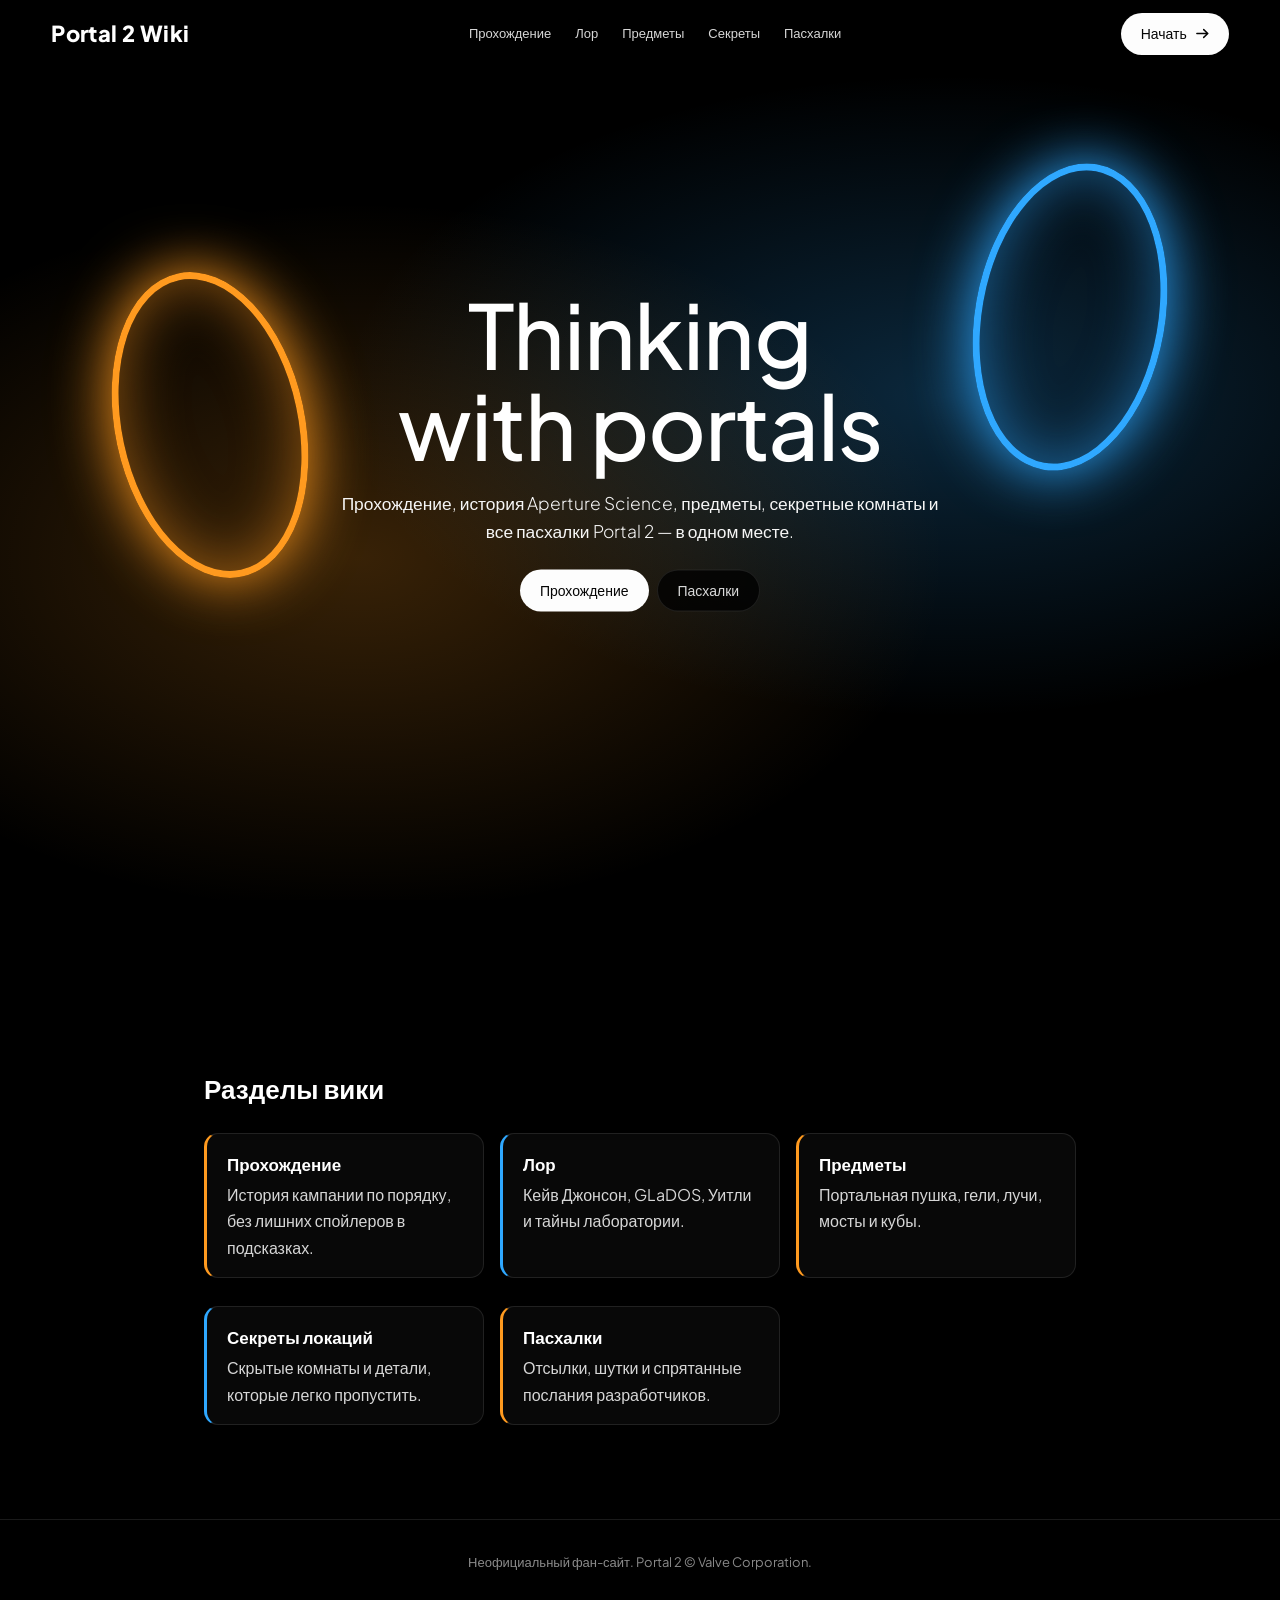
<file: index.html>
<!DOCTYPE html> <!-- говорим браузеру, что это HTML5 -->
<html lang="ru"> <!-- корневой элемент, язык страницы — русский -->
<head> <!-- служебная часть: не отображается на странице -->
  <meta charset="utf-8"> <!-- кодировка, чтобы кириллица читалась правильно -->
  <meta name="viewport" content="width=device-width, initial-scale=1, viewport-fit=cover"> <!-- корректный масштаб на телефонах -->
  <title>Portal 2 Wiki — всё об Aperture Science</title> <!-- заголовок вкладки браузера -->
  <meta name="description" content="Вики по Portal 2: прохождение, лор, предметы, секреты и пасхалки."> <!-- описание для поисковиков -->
  <link rel="preconnect" href="https://fonts.googleapis.com"> <!-- заранее открываем соединение с Google Fonts -->
  <link rel="preconnect" href="https://fonts.gstatic.com" crossorigin> <!-- то же для сервера с файлами шрифтов -->
  <link href="https://fonts.googleapis.com/css2?family=Plus+Jakarta+Sans:wght@300;400;500;600;800&display=block" rel="stylesheet"> <!-- подключаем шрифт Plus Jakarta Sans -->
  <link rel="stylesheet" href="style.css"> <!-- подключаем общий файл стилей -->
  <!-- Yandex.Metrika counter: загружает скрипт Метрики асинхронно и отправляет данные о визитах (счётчик №113409087) -->
  <script type="text/javascript">
    (function(m,e,t,r,i,k,a){
        m[i]=m[i]||function(){(m[i].a=m[i].a||[]).push(arguments)};
        m[i].l=1*new Date();
        for (var j = 0; j < document.scripts.length; j++) {if (document.scripts[j].src === r) { return; }}
        k=e.createElement(t),a=e.getElementsByTagName(t)[0],k.async=1,k.src=r,a.parentNode.insertBefore(k,a)
    })(window, document,'script','https://mc.yandex.ru/metrika/tag.js?id=113409087', 'ym');

    ym(113409087, 'init', {ssr:true, webvisor:true, clickmap:true, ecommerce:"dataLayer", referrer: document.referrer, url: location.href, accurateTrackBounce:true, trackLinks:true});
  </script>
  <!-- /Yandex.Metrika counter -->
</head>
<body> <!-- видимая часть страницы -->
  <!-- Yandex.Metrika noscript: пиксель для посетителей с выключенным JavaScript -->
  <noscript><div><img src="https://mc.yandex.ru/watch/113409087" style="position:absolute; left:-9999px;" alt="" /></div></noscript>
  <main class="hero"> <!-- главный экран на всю высоту окна -->
    <div class="portal o" aria-hidden="true"></div> <!-- оранжевый портал (чисто декоративный, скринридер пропускает) -->
    <div class="portal b" aria-hidden="true"></div> <!-- синий портал -->

    <header class="nav"> <!-- шапка сайта -->
      <a class="logo" href="index.html">Portal 2 Wiki</a> <!-- логотип-ссылка на главную -->
      <nav class="nav-links" aria-label="Основная"> <!-- блок основного меню -->
        <a href="walkthrough.html">Прохождение</a> <!-- ссылка на страницу прохождения -->
        <a href="lore.html">Лор</a> <!-- ссылка на лор -->
        <a href="items.html">Предметы</a> <!-- ссылка на предметы -->
        <a href="secrets.html">Секреты</a> <!-- ссылка на секреты локаций -->
        <a href="easter-eggs.html">Пасхалки</a> <!-- ссылка на пасхалки -->
      </nav>
      <a class="btn btn-primary" href="walkthrough.html">Начать <!-- кнопка в шапке -->
        <svg class="arw" viewBox="0 0 12 10" fill="none" aria-hidden="true"> <!-- иконка-стрелка, холст 12×10 -->
          <path d="M0.8 5h10M7.1 1.4 10.9 5l-3.8 3.6" stroke="currentColor" stroke-width="1.35" stroke-linecap="round" stroke-linejoin="round"/> <!-- линия стрелки; цвет берётся от текста кнопки -->
        </svg>
      </a>
    </header>

    <div class="hero-inner"> <!-- центральный блок с текстом -->
      <h1>Thinking<br>with portals</h1> <!-- главный заголовок в две строки -->
      <p class="sub">Прохождение, история Aperture Science, предметы, секретные комнаты и все пасхалки Portal 2 — в одном месте.</p> <!-- подзаголовок -->
      <div class="ctas"> <!-- ряд кнопок -->
        <a class="btn btn-primary" href="walkthrough.html">Прохождение</a> <!-- основная кнопка -->
        <a class="btn btn-ghost" href="easter-eggs.html">Пасхалки</a> <!-- второстепенная кнопка-«стекло» -->
      </div>
    </div>
  </main>

  <section class="page"> <!-- блок разделов под героем -->
    <h2>Разделы вики</h2> <!-- заголовок блока -->
    <div class="grid"> <!-- сетка карточек -->
      <a class="card" href="walkthrough.html" style="text-decoration:none"> <!-- карточка = ссылка -->
        <h3>Прохождение</h3> <!-- название раздела -->
        <p>История кампании по порядку, без лишних спойлеров в подсказках.</p> <!-- описание -->
      </a>
      <a class="card blue" href="lore.html" style="text-decoration:none"> <!-- «blue» меняет цвет полосы -->
        <h3>Лор</h3>
        <p>Кейв Джонсон, GLaDOS, Уитли и тайны лаборатории.</p>
      </a>
      <a class="card" href="items.html" style="text-decoration:none">
        <h3>Предметы</h3>
        <p>Портальная пушка, гели, лучи, мосты и кубы.</p>
      </a>
      <a class="card blue" href="secrets.html" style="text-decoration:none">
        <h3>Секреты локаций</h3>
        <p>Скрытые комнаты и детали, которые легко пропустить.</p>
      </a>
      <a class="card" href="easter-eggs.html" style="text-decoration:none">
        <h3>Пасхалки</h3>
        <p>Отсылки, шутки и спрятанные послания разработчиков.</p>
      </a>
    </div>
  </section>

  <footer class="footer">Неофициальный фан-сайт. Portal 2 © Valve Corporation.</footer> <!-- подвал с авторством -->
</body>
</html>
</file>
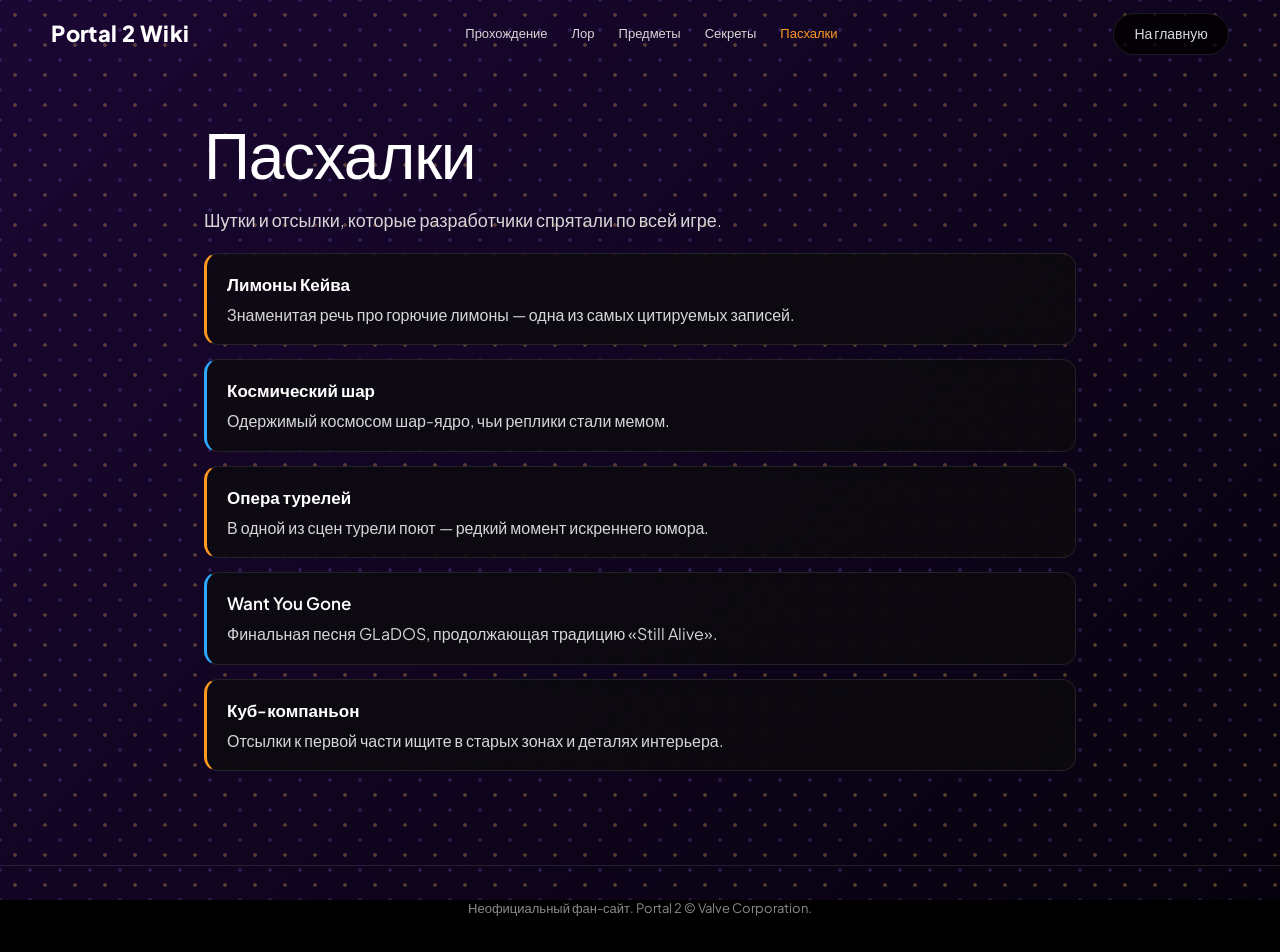
<file: easter-eggs.html>
<!DOCTYPE html> <!-- HTML5 -->
<html lang="ru"> <!-- язык страницы -->
<head>
  <meta charset="utf-8"> <!-- кодировка -->
  <meta name="viewport" content="width=device-width, initial-scale=1"> <!-- адаптивность -->
  <title>Пасхалки — Portal 2 Wiki</title> <!-- заголовок вкладки -->
  <link href="https://fonts.googleapis.com/css2?family=Plus+Jakarta+Sans:wght@300;400;500;600;800&display=block" rel="stylesheet"> <!-- шрифт -->
  <link rel="stylesheet" href="style.css"> <!-- общие стили -->
  <!-- Yandex.Metrika counter: загружает скрипт Метрики асинхронно и отправляет данные о визитах (счётчик №113409087) -->
  <script type="text/javascript">
    (function(m,e,t,r,i,k,a){
        m[i]=m[i]||function(){(m[i].a=m[i].a||[]).push(arguments)};
        m[i].l=1*new Date();
        for (var j = 0; j < document.scripts.length; j++) {if (document.scripts[j].src === r) { return; }}
        k=e.createElement(t),a=e.getElementsByTagName(t)[0],k.async=1,k.src=r,a.parentNode.insertBefore(k,a)
    })(window, document,'script','https://mc.yandex.ru/metrika/tag.js?id=113409087', 'ym');

    ym(113409087, 'init', {ssr:true, webvisor:true, clickmap:true, ecommerce:"dataLayer", referrer: document.referrer, url: location.href, accurateTrackBounce:true, trackLinks:true});
  </script>
  <!-- /Yandex.Metrika counter -->
</head>
<body class="inner bg-eggs">
  <!-- Yandex.Metrika noscript: пиксель для посетителей с выключенным JavaScript -->
  <noscript><div><img src="https://mc.yandex.ru/watch/113409087" style="position:absolute; left:-9999px;" alt="" /></div></noscript>
  <header class="nav"> <!-- шапка, такая же как на главной -->
    <a class="logo" href="index.html">Portal 2 Wiki</a> <!-- логотип -->
    <nav class="nav-links" aria-label="Основная"> <!-- меню; aria-current подсвечивает текущую страницу -->
      <a href="walkthrough.html">Прохождение</a>
      <a href="lore.html">Лор</a>
      <a href="items.html">Предметы</a>
      <a href="secrets.html">Секреты</a>
      <a href="easter-eggs.html" aria-current="page">Пасхалки</a>
    </nav>
    <a class="btn btn-ghost" href="index.html">На главную</a> <!-- кнопка возврата -->
  </header>
  <main class="page"> <!-- колонка статьи -->
    <h1>Пасхалки</h1> <!-- заголовок страницы -->
    <p class="lead">Шутки и отсылки, которые разработчики спрятали по всей игре.</p> <!-- вступление -->

    <div class="card"><h3>Лимоны Кейва</h3><p>Знаменитая речь про горючие лимоны — одна из самых цитируемых записей.</p></div>
    <div class="card blue"><h3>Космический шар</h3><p>Одержимый космосом шар-ядро, чьи реплики стали мемом.</p></div>
    <div class="card"><h3>Опера турелей</h3><p>В одной из сцен турели поют — редкий момент искреннего юмора.</p></div>
    <div class="card blue"><h3>Want You Gone</h3><p>Финальная песня GLaDOS, продолжающая традицию «Still Alive».</p></div>
    <div class="card"><h3>Куб-компаньон</h3><p>Отсылки к первой части ищите в старых зонах и деталях интерьера.</p></div>
  </main>
  <footer class="footer">Неофициальный фан-сайт. Portal 2 © Valve Corporation.</footer> <!-- подвал -->
</body>
</html>
</file>
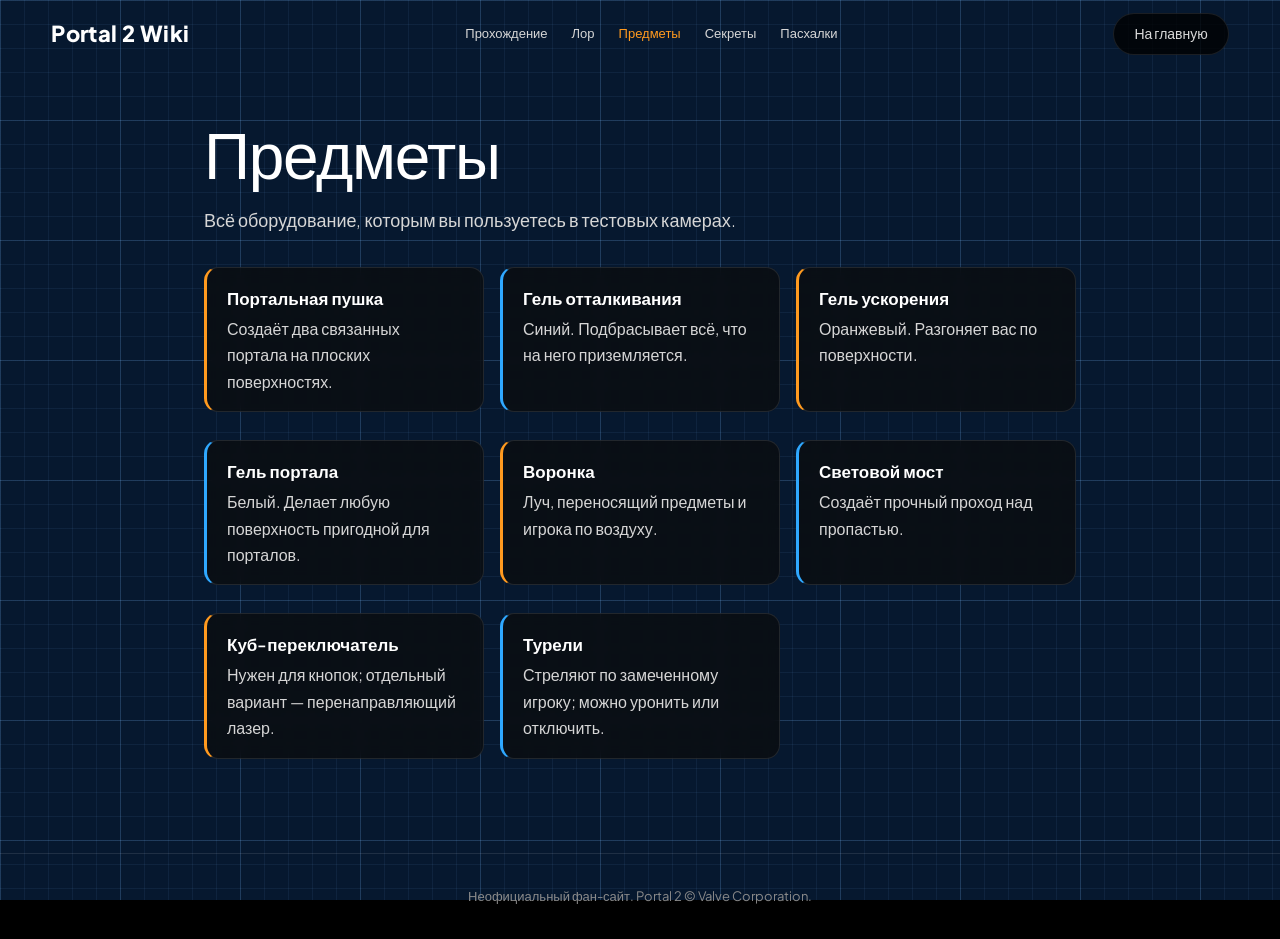
<file: items.html>
<!DOCTYPE html> <!-- HTML5 -->
<html lang="ru"> <!-- язык страницы -->
<head>
  <meta charset="utf-8"> <!-- кодировка -->
  <meta name="viewport" content="width=device-width, initial-scale=1"> <!-- адаптивность -->
  <title>Предметы — Portal 2 Wiki</title> <!-- заголовок вкладки -->
  <link href="https://fonts.googleapis.com/css2?family=Plus+Jakarta+Sans:wght@300;400;500;600;800&display=block" rel="stylesheet"> <!-- шрифт -->
  <link rel="stylesheet" href="style.css"> <!-- общие стили -->
  <!-- Yandex.Metrika counter: загружает скрипт Метрики асинхронно и отправляет данные о визитах (счётчик №113409087) -->
  <script type="text/javascript">
    (function(m,e,t,r,i,k,a){
        m[i]=m[i]||function(){(m[i].a=m[i].a||[]).push(arguments)};
        m[i].l=1*new Date();
        for (var j = 0; j < document.scripts.length; j++) {if (document.scripts[j].src === r) { return; }}
        k=e.createElement(t),a=e.getElementsByTagName(t)[0],k.async=1,k.src=r,a.parentNode.insertBefore(k,a)
    })(window, document,'script','https://mc.yandex.ru/metrika/tag.js?id=113409087', 'ym');

    ym(113409087, 'init', {ssr:true, webvisor:true, clickmap:true, ecommerce:"dataLayer", referrer: document.referrer, url: location.href, accurateTrackBounce:true, trackLinks:true});
  </script>
  <!-- /Yandex.Metrika counter -->
</head>
<body class="inner bg-items">
  <!-- Yandex.Metrika noscript: пиксель для посетителей с выключенным JavaScript -->
  <noscript><div><img src="https://mc.yandex.ru/watch/113409087" style="position:absolute; left:-9999px;" alt="" /></div></noscript>
  <header class="nav"> <!-- шапка, такая же как на главной -->
    <a class="logo" href="index.html">Portal 2 Wiki</a> <!-- логотип -->
    <nav class="nav-links" aria-label="Основная"> <!-- меню; aria-current подсвечивает текущую страницу -->
      <a href="walkthrough.html">Прохождение</a>
      <a href="lore.html">Лор</a>
      <a href="items.html" aria-current="page">Предметы</a>
      <a href="secrets.html">Секреты</a>
      <a href="easter-eggs.html">Пасхалки</a>
    </nav>
    <a class="btn btn-ghost" href="index.html">На главную</a> <!-- кнопка возврата -->
  </header>
  <main class="page"> <!-- колонка статьи -->
    <h1>Предметы</h1> <!-- заголовок страницы -->
    <p class="lead">Всё оборудование, которым вы пользуетесь в тестовых камерах.</p> <!-- вступление -->

    <div class="grid"> <!-- сетка предметов -->
      <div class="card"><h3>Портальная пушка</h3><p>Создаёт два связанных портала на плоских поверхностях.</p></div>
      <div class="card blue"><h3>Гель отталкивания</h3><p>Синий. Подбрасывает всё, что на него приземляется.</p></div>
      <div class="card"><h3>Гель ускорения</h3><p>Оранжевый. Разгоняет вас по поверхности.</p></div>
      <div class="card blue"><h3>Гель портала</h3><p>Белый. Делает любую поверхность пригодной для порталов.</p></div>
      <div class="card"><h3>Воронка</h3><p>Луч, переносящий предметы и игрока по воздуху.</p></div>
      <div class="card blue"><h3>Световой мост</h3><p>Создаёт прочный проход над пропастью.</p></div>
      <div class="card"><h3>Куб-переключатель</h3><p>Нужен для кнопок; отдельный вариант — перенаправляющий лазер.</p></div>
      <div class="card blue"><h3>Турели</h3><p>Стреляют по замеченному игроку; можно уронить или отключить.</p></div>
    </div>
  </main>
  <footer class="footer">Неофициальный фан-сайт. Portal 2 © Valve Corporation.</footer> <!-- подвал -->
</body>
</html>
</file>
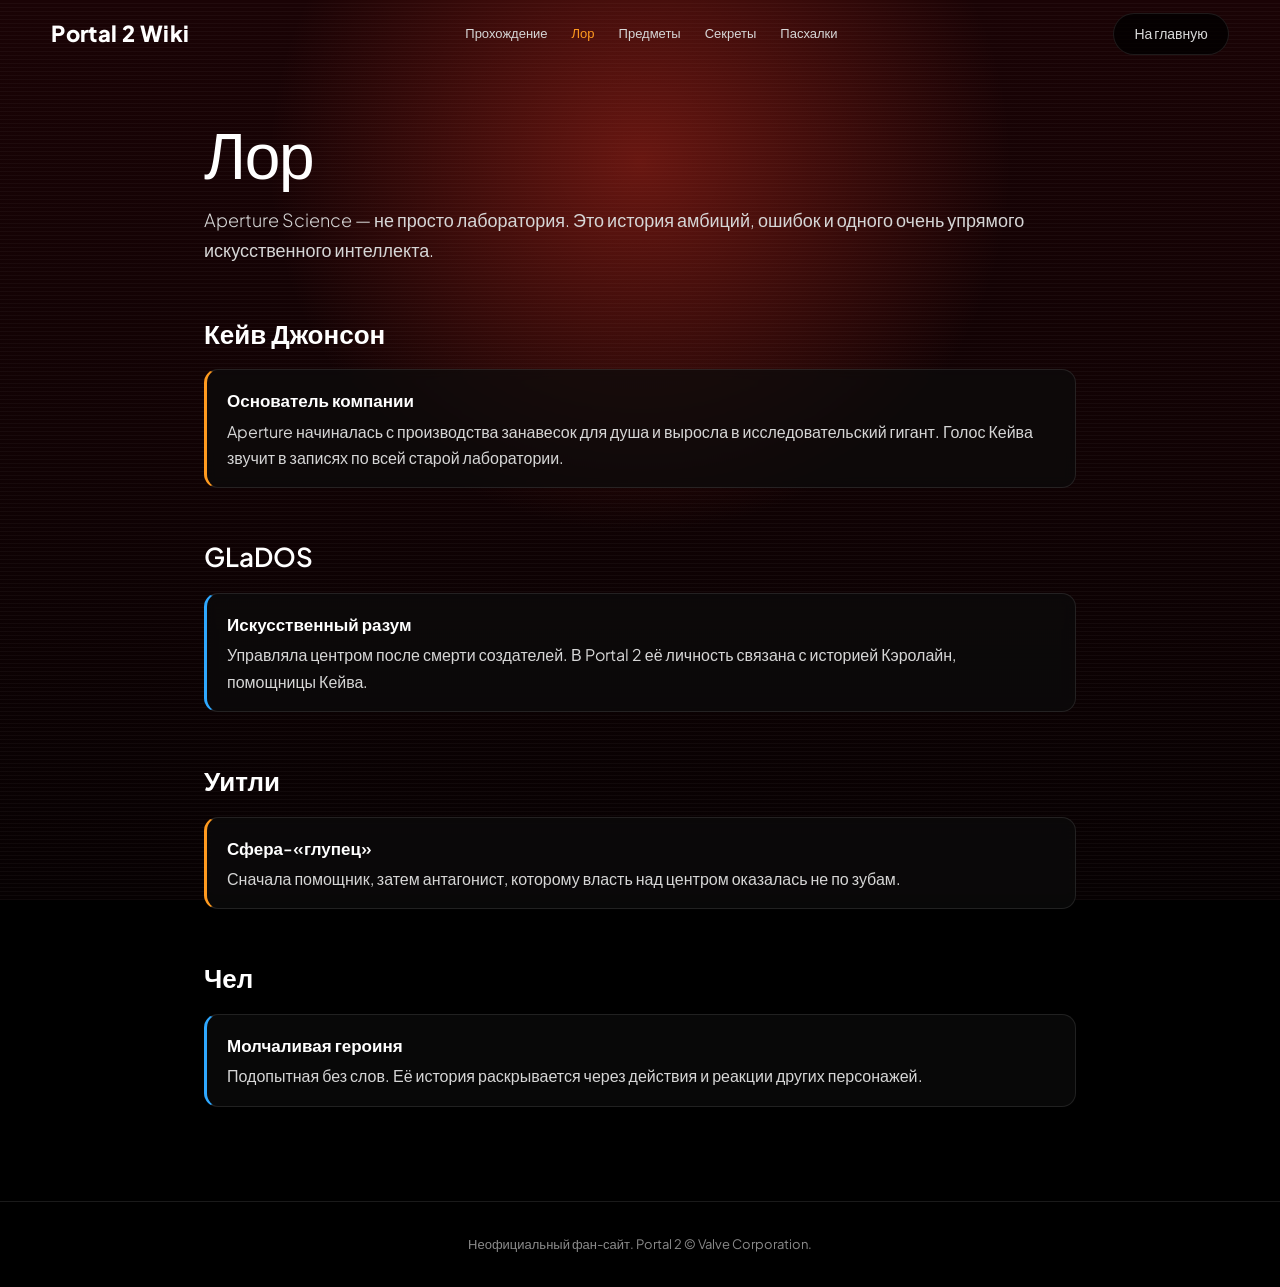
<file: lore.html>
<!DOCTYPE html> <!-- HTML5 -->
<html lang="ru"> <!-- язык страницы -->
<head>
  <meta charset="utf-8"> <!-- кодировка -->
  <meta name="viewport" content="width=device-width, initial-scale=1"> <!-- адаптивность -->
  <title>Лор — Portal 2 Wiki</title> <!-- заголовок вкладки -->
  <link href="https://fonts.googleapis.com/css2?family=Plus+Jakarta+Sans:wght@300;400;500;600;800&display=block" rel="stylesheet"> <!-- шрифт -->
  <link rel="stylesheet" href="style.css"> <!-- общие стили -->
  <!-- Yandex.Metrika counter: загружает скрипт Метрики асинхронно и отправляет данные о визитах (счётчик №113409087) -->
  <script type="text/javascript">
    (function(m,e,t,r,i,k,a){
        m[i]=m[i]||function(){(m[i].a=m[i].a||[]).push(arguments)};
        m[i].l=1*new Date();
        for (var j = 0; j < document.scripts.length; j++) {if (document.scripts[j].src === r) { return; }}
        k=e.createElement(t),a=e.getElementsByTagName(t)[0],k.async=1,k.src=r,a.parentNode.insertBefore(k,a)
    })(window, document,'script','https://mc.yandex.ru/metrika/tag.js?id=113409087', 'ym');

    ym(113409087, 'init', {ssr:true, webvisor:true, clickmap:true, ecommerce:"dataLayer", referrer: document.referrer, url: location.href, accurateTrackBounce:true, trackLinks:true});
  </script>
  <!-- /Yandex.Metrika counter -->
</head>
<body class="inner bg-lore">
  <!-- Yandex.Metrika noscript: пиксель для посетителей с выключенным JavaScript -->
  <noscript><div><img src="https://mc.yandex.ru/watch/113409087" style="position:absolute; left:-9999px;" alt="" /></div></noscript>
  <header class="nav"> <!-- шапка, такая же как на главной -->
    <a class="logo" href="index.html">Portal 2 Wiki</a> <!-- логотип -->
    <nav class="nav-links" aria-label="Основная"> <!-- меню; aria-current подсвечивает текущую страницу -->
      <a href="walkthrough.html">Прохождение</a>
      <a href="lore.html" aria-current="page">Лор</a>
      <a href="items.html">Предметы</a>
      <a href="secrets.html">Секреты</a>
      <a href="easter-eggs.html">Пасхалки</a>
    </nav>
    <a class="btn btn-ghost" href="index.html">На главную</a> <!-- кнопка возврата -->
  </header>
  <main class="page"> <!-- колонка статьи -->
    <h1>Лор</h1> <!-- заголовок страницы -->
    <p class="lead">Aperture Science — не просто лаборатория. Это история амбиций, ошибок и одного очень упрямого искусственного интеллекта.</p> <!-- вступление -->

    <h2>Кейв Джонсон</h2>
    <div class="card"><h3>Основатель компании</h3><p>Aperture начиналась с производства занавесок для душа и выросла в исследовательский гигант. Голос Кейва звучит в записях по всей старой лаборатории.</p></div>
    <h2>GLaDOS</h2>
    <div class="card blue"><h3>Искусственный разум</h3><p>Управляла центром после смерти создателей. В Portal 2 её личность связана с историей Кэролайн, помощницы Кейва.</p></div>
    <h2>Уитли</h2>
    <div class="card"><h3>Сфера-«глупец»</h3><p>Сначала помощник, затем антагонист, которому власть над центром оказалась не по зубам.</p></div>
    <h2>Чел</h2>
    <div class="card blue"><h3>Молчаливая героиня</h3><p>Подопытная без слов. Её история раскрывается через действия и реакции других персонажей.</p></div>
  </main>
  <footer class="footer">Неофициальный фан-сайт. Portal 2 © Valve Corporation.</footer> <!-- подвал -->
</body>
</html>
</file>
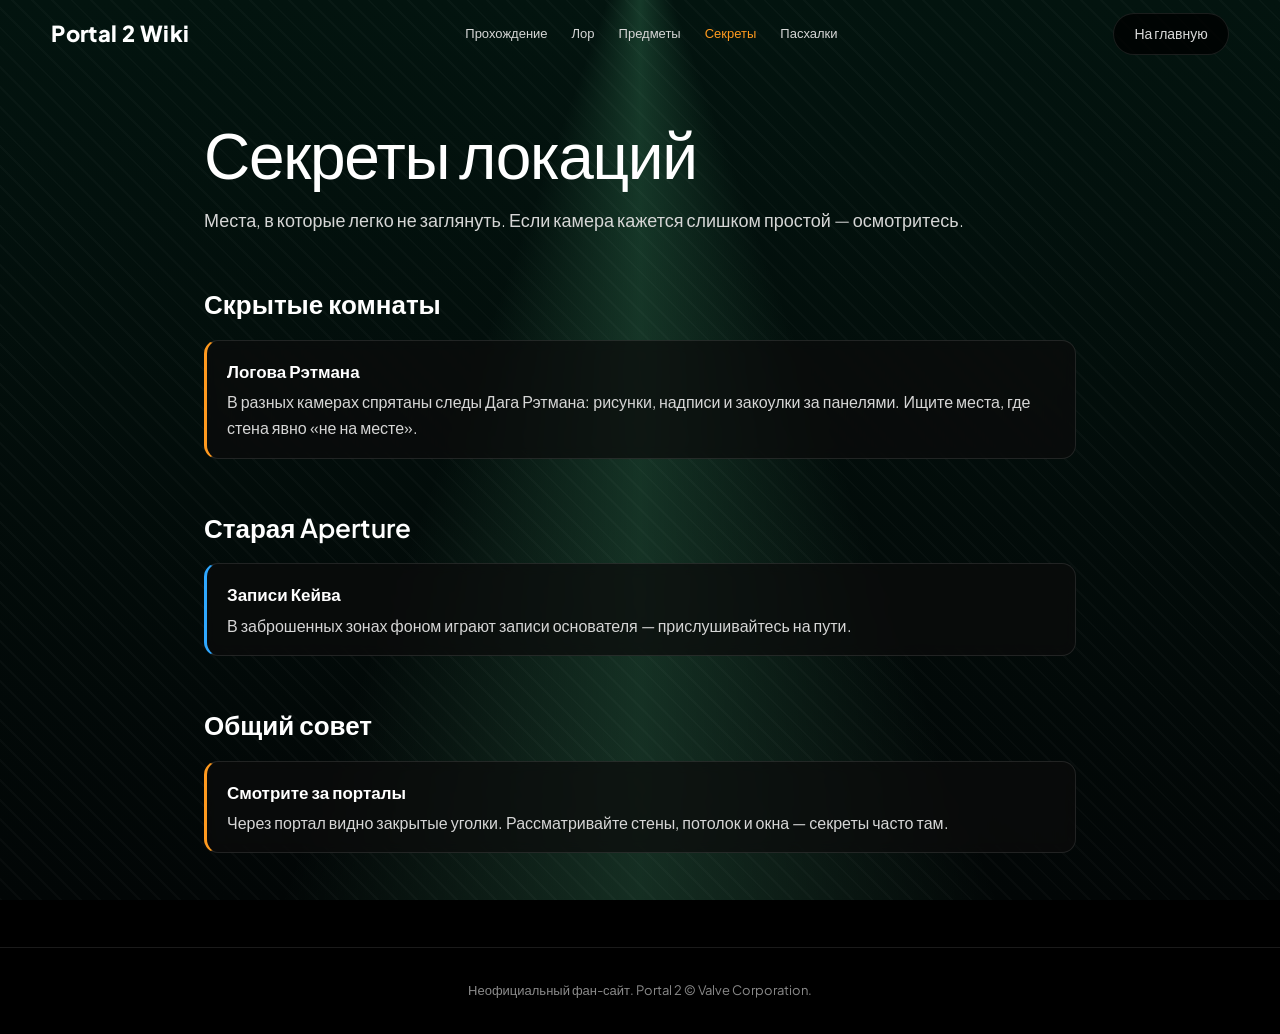
<file: secrets.html>
<!DOCTYPE html> <!-- HTML5 -->
<html lang="ru"> <!-- язык страницы -->
<head>
  <meta charset="utf-8"> <!-- кодировка -->
  <meta name="viewport" content="width=device-width, initial-scale=1"> <!-- адаптивность -->
  <title>Секреты локаций — Portal 2 Wiki</title> <!-- заголовок вкладки -->
  <link href="https://fonts.googleapis.com/css2?family=Plus+Jakarta+Sans:wght@300;400;500;600;800&display=block" rel="stylesheet"> <!-- шрифт -->
  <link rel="stylesheet" href="style.css"> <!-- общие стили -->
  <!-- Yandex.Metrika counter: загружает скрипт Метрики асинхронно и отправляет данные о визитах (счётчик №113409087) -->
  <script type="text/javascript">
    (function(m,e,t,r,i,k,a){
        m[i]=m[i]||function(){(m[i].a=m[i].a||[]).push(arguments)};
        m[i].l=1*new Date();
        for (var j = 0; j < document.scripts.length; j++) {if (document.scripts[j].src === r) { return; }}
        k=e.createElement(t),a=e.getElementsByTagName(t)[0],k.async=1,k.src=r,a.parentNode.insertBefore(k,a)
    })(window, document,'script','https://mc.yandex.ru/metrika/tag.js?id=113409087', 'ym');

    ym(113409087, 'init', {ssr:true, webvisor:true, clickmap:true, ecommerce:"dataLayer", referrer: document.referrer, url: location.href, accurateTrackBounce:true, trackLinks:true});
  </script>
  <!-- /Yandex.Metrika counter -->
</head>
<body class="inner bg-secrets">
  <!-- Yandex.Metrika noscript: пиксель для посетителей с выключенным JavaScript -->
  <noscript><div><img src="https://mc.yandex.ru/watch/113409087" style="position:absolute; left:-9999px;" alt="" /></div></noscript>
  <header class="nav"> <!-- шапка, такая же как на главной -->
    <a class="logo" href="index.html">Portal 2 Wiki</a> <!-- логотип -->
    <nav class="nav-links" aria-label="Основная"> <!-- меню; aria-current подсвечивает текущую страницу -->
      <a href="walkthrough.html">Прохождение</a>
      <a href="lore.html">Лор</a>
      <a href="items.html">Предметы</a>
      <a href="secrets.html" aria-current="page">Секреты</a>
      <a href="easter-eggs.html">Пасхалки</a>
    </nav>
    <a class="btn btn-ghost" href="index.html">На главную</a> <!-- кнопка возврата -->
  </header>
  <main class="page"> <!-- колонка статьи -->
    <h1>Секреты локаций</h1> <!-- заголовок страницы -->
    <p class="lead">Места, в которые легко не заглянуть. Если камера кажется слишком простой — осмотритесь.</p> <!-- вступление -->

    <h2>Скрытые комнаты</h2>
    <div class="card"><h3>Логова Рэтмана</h3><p>В разных камерах спрятаны следы Дага Рэтмана: рисунки, надписи и закоулки за панелями. Ищите места, где стена явно «не на месте».</p></div>
    <h2>Старая Aperture</h2>
    <div class="card blue"><h3>Записи Кейва</h3><p>В заброшенных зонах фоном играют записи основателя — прислушивайтесь на пути.</p></div>
    <h2>Общий совет</h2>
    <div class="card"><h3>Смотрите за порталы</h3><p>Через портал видно закрытые уголки. Рассматривайте стены, потолок и окна — секреты часто там.</p></div>
  </main>
  <footer class="footer">Неофициальный фан-сайт. Portal 2 © Valve Corporation.</footer> <!-- подвал -->
</body>
</html>
</file>
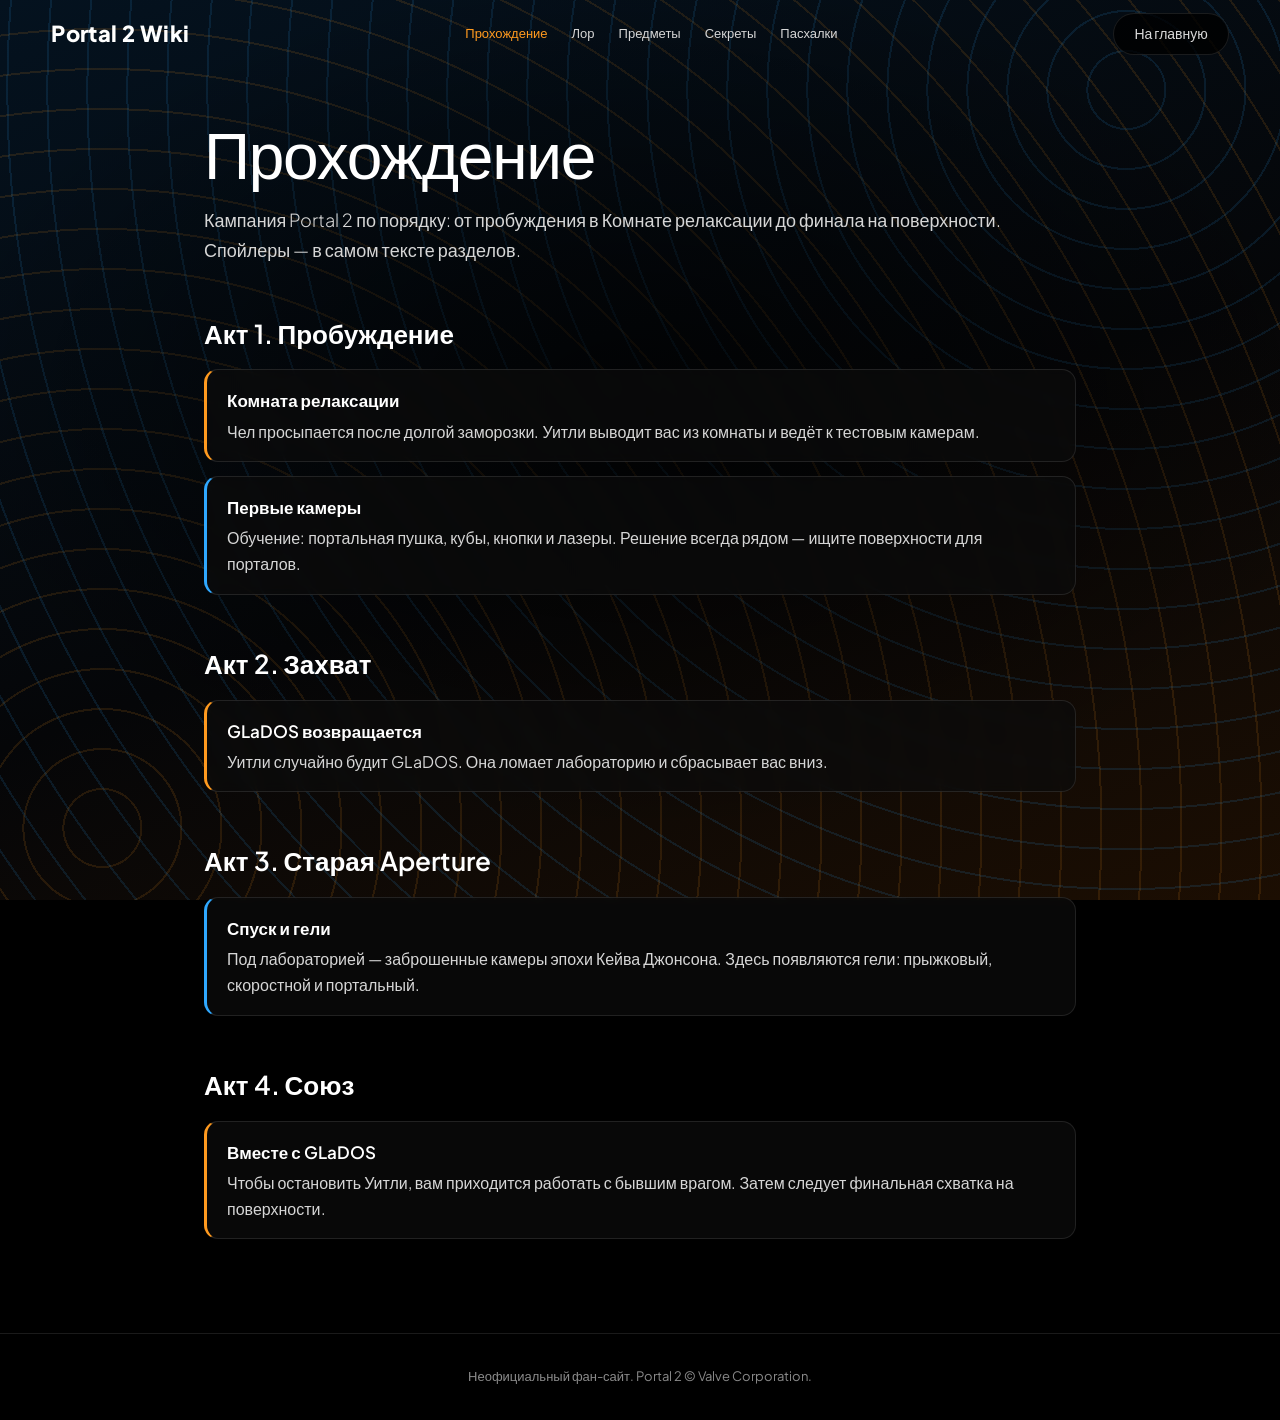
<file: walkthrough.html>
<!DOCTYPE html> <!-- HTML5 -->
<html lang="ru"> <!-- язык страницы -->
<head>
  <meta charset="utf-8"> <!-- кодировка -->
  <meta name="viewport" content="width=device-width, initial-scale=1"> <!-- адаптивность -->
  <title>Прохождение — Portal 2 Wiki</title> <!-- заголовок вкладки -->
  <link href="https://fonts.googleapis.com/css2?family=Plus+Jakarta+Sans:wght@300;400;500;600;800&display=block" rel="stylesheet"> <!-- шрифт -->
  <link rel="stylesheet" href="style.css"> <!-- общие стили -->
  <!-- Yandex.Metrika counter: загружает скрипт Метрики асинхронно и отправляет данные о визитах (счётчик №113409087) -->
  <script type="text/javascript">
    (function(m,e,t,r,i,k,a){
        m[i]=m[i]||function(){(m[i].a=m[i].a||[]).push(arguments)};
        m[i].l=1*new Date();
        for (var j = 0; j < document.scripts.length; j++) {if (document.scripts[j].src === r) { return; }}
        k=e.createElement(t),a=e.getElementsByTagName(t)[0],k.async=1,k.src=r,a.parentNode.insertBefore(k,a)
    })(window, document,'script','https://mc.yandex.ru/metrika/tag.js?id=113409087', 'ym');

    ym(113409087, 'init', {ssr:true, webvisor:true, clickmap:true, ecommerce:"dataLayer", referrer: document.referrer, url: location.href, accurateTrackBounce:true, trackLinks:true});
  </script>
  <!-- /Yandex.Metrika counter -->
</head>
<body class="inner">
  <!-- Yandex.Metrika noscript: пиксель для посетителей с выключенным JavaScript -->
  <noscript><div><img src="https://mc.yandex.ru/watch/113409087" style="position:absolute; left:-9999px;" alt="" /></div></noscript>
  <header class="nav"> <!-- шапка, такая же как на главной -->
    <a class="logo" href="index.html">Portal 2 Wiki</a> <!-- логотип -->
    <nav class="nav-links" aria-label="Основная"> <!-- меню; aria-current подсвечивает текущую страницу -->
      <a href="walkthrough.html" aria-current="page">Прохождение</a>
      <a href="lore.html">Лор</a>
      <a href="items.html">Предметы</a>
      <a href="secrets.html">Секреты</a>
      <a href="easter-eggs.html">Пасхалки</a>
    </nav>
    <a class="btn btn-ghost" href="index.html">На главную</a> <!-- кнопка возврата -->
  </header>
  <main class="page"> <!-- колонка статьи -->
    <h1>Прохождение</h1> <!-- заголовок страницы -->
    <p class="lead">Кампания Portal 2 по порядку: от пробуждения в Комнате релаксации до финала на поверхности. Спойлеры — в самом тексте разделов.</p> <!-- вступление -->

    <h2>Акт 1. Пробуждение</h2> <!-- раздел -->
    <div class="card"><h3>Комната релаксации</h3><p>Чел просыпается после долгой заморозки. Уитли выводит вас из комнаты и ведёт к тестовым камерам.</p></div> <!-- карточка: заголовок + текст -->
    <div class="card blue"><h3>Первые камеры</h3><p>Обучение: портальная пушка, кубы, кнопки и лазеры. Решение всегда рядом — ищите поверхности для порталов.</p></div>
    <h2>Акт 2. Захват</h2>
    <div class="card"><h3>GLaDOS возвращается</h3><p>Уитли случайно будит GLaDOS. Она ломает лабораторию и сбрасывает вас вниз.</p></div>
    <h2>Акт 3. Старая Aperture</h2>
    <div class="card blue"><h3>Спуск и гели</h3><p>Под лабораторией — заброшенные камеры эпохи Кейва Джонсона. Здесь появляются гели: прыжковый, скоростной и портальный.</p></div>
    <h2>Акт 4. Союз</h2>
    <div class="card"><h3>Вместе с GLaDOS</h3><p>Чтобы остановить Уитли, вам приходится работать с бывшим врагом. Затем следует финальная схватка на поверхности.</p></div>
  </main>
  <footer class="footer">Неофициальный фан-сайт. Portal 2 © Valve Corporation.</footer> <!-- подвал -->
</body>
</html>
</file>
<file: style.css>
/* ===== 1. ПЕРЕМЕННЫЕ ===== */
:root {
  --u: min(calc(100vw / 1280), calc(100dvh / 760)); /* единица масштаба героя: всё в hero кратно ей */
  --ink: #ffffff;               /* основной цвет текста */
  --ink-muted: #d6d6d6;         /* приглушённый текст (ссылки, абзацы) */
  --panel: #181818;             /* тёмные «таблетки» кнопок */
  --white-btn: #fdfdfd;         /* белая кнопка */
  --btn-ink: #050505;           /* текст на белой кнопке */
  --orange: #ff9a1f;            /* оранжевый портал */
  --blue: #2fa8ff;              /* синий портал */
  --line: rgba(255, 255, 255, .1); /* тонкие границы */
}

/* ===== 2. БАЗА ===== */
* { box-sizing: border-box; }   /* padding не раздувает ширину блоков */
html { scroll-behavior: smooth; } /* плавный переход по якорям */
body {
  margin: 0;                    /* убираем отступ браузера */
  background: #000;             /* чёрный фон как в референсе */
  color: var(--ink);            /* белый текст */
  font-family: 'Plus Jakarta Sans', -apple-system, 'Segoe UI', Roboto, sans-serif; /* шрифт + запасные */
  font-weight: 400;             /* обычная насыщенность */
  line-height: 1.65;            /* комфортный интервал строк */
  -webkit-font-smoothing: antialiased; /* сглаживание в Safari/Chrome */
}
a { color: inherit; }           /* ссылки наследуют цвет текста */
img, svg { max-width: 100%; display: block; } /* картинки не вылезают за экран */

/* ===== 2.1 ОБЩИЙ ФОН (на всех страницах) ===== */
body::before {
  content: "";                  /* псевдоэлемент без текста: служит только фоном */
  position: fixed;              /* прикреплён к окну и не прокручивается */
  inset: 0;                     /* растянут на весь экран */
  z-index: -1;                  /* лежит позади всего содержимого */
  pointer-events: none;         /* клики проходят сквозь фон */
  background:
    radial-gradient(ellipse 60% 50% at 8% 0%, rgba(255, 154, 31, .20), transparent 70%),    /* оранжевое свечение в левом верхнем углу */
    radial-gradient(ellipse 60% 50% at 95% 100%, rgba(47, 168, 255, .22), transparent 70%), /* синее свечение в правом нижнем углу */
    linear-gradient(rgba(255, 255, 255, .045) 1px, transparent 1px),                         /* горизонтальные линии сетки */
    linear-gradient(90deg, rgba(255, 255, 255, .045) 1px, transparent 1px),                  /* вертикальные линии сетки */
    #000;                       /* чёрная основа */
  background-size: auto, auto, 56px 56px, 56px 56px, auto; /* шаг сетки 56px, свечения без повтора */
  -webkit-mask-image: radial-gradient(ellipse at 50% 40%, #000 35%, rgba(0, 0, 0, .55) 100%); /* лёгкое затемнение краёв (Safari) */
  mask-image: radial-gradient(ellipse at 50% 40%, #000 35%, rgba(0, 0, 0, .55) 100%);         /* то же для остальных браузеров */
}
/* ===== 2.2 ФОН ВНУТРЕННИХ СТРАНИЦ (только <body class="inner">) ===== */
body.inner::before {            /* перекрывает фон из 2.1 только на внутренних страницах; index.html не затронут */
  background:
    radial-gradient(ellipse 70% 60% at 50% 45%, rgba(0, 0, 0, .72), transparent 80%),        /* тёмное «пятно» под текстом для читаемости */
    repeating-radial-gradient(circle at 88% 10%, transparent 0 38px, rgba(47, 168, 255, .12) 38px 40px), /* синие круги-волны от портала справа сверху */
    repeating-radial-gradient(circle at 8% 92%, transparent 0 38px, rgba(255, 154, 31, .12) 38px 40px), /* оранжевые круги-волны от портала слева снизу */
    linear-gradient(160deg, #04121f 0%, #050608 55%, #1c0e02 100%);                          /* глубокий градиент: от тёмно-синего к тёмно-оранжевому */
  background-size: auto;        /* сбрасываем размеры сетки из 2.1 */
  -webkit-mask-image: none;     /* убираем затемнение краёв (Safari) */
  mask-image: none;             /* убираем затемнение краёв (остальные браузеры) */
}

/* ===== 2.3 УНИКАЛЬНЫЙ ФОН КАЖДОЙ СТРАНИЦЫ ===== */
/* walkthrough.html остаётся с кругами-порталами из 2.2; у остальных страниц фон свой */

body.bg-lore::before {          /* ЛОР: тёмно-красный «глаз GLaDOS» */
  background:
    radial-gradient(circle at 50% 18%, rgba(255, 60, 40, .35), transparent 38%),   /* красное свечение-«глаз» сверху по центру */
    repeating-linear-gradient(0deg, rgba(255, 255, 255, .03) 0 1px, transparent 1px 4px), /* тонкие строки, как на старом мониторе */
    linear-gradient(180deg, #1a0305 0%, #070102 100%);                               /* бордово-чёрный градиент */
  background-size: auto;        /* без повторов для свечения */
}

body.bg-items::before {         /* ПРЕДМЕТЫ: синий чертёж */
  background:
    linear-gradient(rgba(120, 190, 255, .16) 1px, transparent 1px) 0 0 / 120px 120px, /* крупные горизонтальные линии чертежа */
    linear-gradient(90deg, rgba(120, 190, 255, .16) 1px, transparent 1px) 0 0 / 120px 120px, /* крупные вертикальные линии */
    linear-gradient(rgba(120, 190, 255, .07) 1px, transparent 1px) 0 0 / 24px 24px,   /* мелкая горизонтальная сетка */
    linear-gradient(90deg, rgba(120, 190, 255, .07) 1px, transparent 1px) 0 0 / 24px 24px, /* мелкая вертикальная сетка */
    #06182f;                    /* синяя основа чертежа */
}

body.bg-secrets::before {       /* СЕКРЕТЫ: тёмная комната с лучом фонаря */
  background:
    conic-gradient(from 160deg at 50% -10%, transparent 0deg, rgba(120, 255, 180, .16) 20deg, transparent 40deg), /* луч света, падающий сверху */
    repeating-linear-gradient(45deg, rgba(255, 255, 255, .025) 0 2px, transparent 2px 14px), /* диагональная штриховка, как грубая стена */
    linear-gradient(180deg, #03140f 0%, #020606 100%);                                  /* зелёно-чёрный градиент */
  background-size: auto;        /* без повторов для луча */
}

body.bg-eggs::before {          /* ПАСХАЛКИ: фиолетовый «праздник» с точками */
  background:
    radial-gradient(rgba(255, 190, 90, .30) 1.5px, transparent 2px) 0 0 / 30px 30px, /* оранжевые точки-конфетти */
    radial-gradient(rgba(150, 120, 255, .22) 1.5px, transparent 2px) 15px 15px / 30px 30px, /* фиолетовые точки со сдвигом */
    linear-gradient(135deg, #1b0733 0%, #06020d 100%);                                /* глубокий фиолетовый градиент */
}

.card { background: rgba(12, 12, 12, .72); backdrop-filter: blur(6px); -webkit-backdrop-filter: blur(6px); } /* карточки — матовое стекло, фон под ними просвечивает */

/* ===== 3. ШАПКА (общая для всех страниц) ===== */
.nav {
  position: absolute;           /* шапка лежит поверх героя */
  top: 0; left: 0; right: 0;    /* растянута на всю ширину */
  height: 67px;                 /* высота шапки */
  display: flex;                /* логотип, ссылки и кнопка в ряд */
  align-items: center;          /* выравнивание по вертикали */
  justify-content: space-between; /* логотип слева, кнопка справа */
  padding: 0 clamp(20px, 4vw, 52px); /* боковые поля подстраиваются под экран */
  z-index: 5;                   /* шапка выше остального */
}
.logo {
  font-weight: 800;             /* самый жирный вес шрифта */
  font-size: 22px;              /* размер логотипа */
  letter-spacing: .4px;         /* лёгкий разряд букв */
  text-decoration: none;        /* без подчёркивания */
}
.nav-links {
  display: flex;                /* ссылки в ряд */
  gap: 24px;                    /* расстояние между ссылками */
}
.nav-links a {
  color: var(--ink-muted);      /* приглушённый цвет */
  text-decoration: none;        /* без подчёркивания */
  font-size: 13px;              /* мелкий размер меню */
  font-weight: 500;             /* средний вес */
  transition: color .18s ease;  /* плавная смена цвета при наведении */
}
.nav-links a:hover,
.nav-links a[aria-current="page"] { color: var(--orange); } /* наведение и текущая страница */

/* ===== 4. КНОПКИ ===== */
.btn {
  display: inline-flex;         /* текст и стрелка в ряд */
  align-items: center;          /* по центру вертикали */
  gap: 9px;                     /* расстояние между текстом и стрелкой */
  height: 42px;                 /* высота кнопки */
  padding: 0 20px;              /* внутренние боковые отступы */
  border-radius: 21px;          /* полностью круглые края («таблетка») */
  font-size: 14px;              /* размер текста */
  font-weight: 500;             /* средний вес */
  text-decoration: none;        /* без подчёркивания */
  transition: background .18s ease, border-color .18s ease; /* плавный hover */
}
.btn-primary { background: var(--white-btn); color: var(--btn-ink); } /* белая кнопка */
.btn-primary:hover { background: #fff; }                              /* чуть ярче при наведении */
.btn-ghost {
  background: rgba(0, 0, 0, .78); /* тёмное стекло */
  border: 1px solid var(--line);  /* тонкая рамка */
  color: #d9d9d9;                 /* светло-серый текст */
}
.btn-ghost:hover { border-color: rgba(255, 255, 255, .25); } /* рамка ярче при наведении */
.arw { width: 13px; height: 11px; flex: 0 0 auto; }          /* размер стрелки внутри кнопки */

/* ===== 5. ГЕРОЙ ГЛАВНОЙ СТРАНИЦЫ ===== */
.hero {
  position: relative;           /* точка отсчёта для слоёв внутри */
  height: 100dvh;               /* ровно во весь экран */
  overflow: hidden;             /* ничего не вылезает за края */
  background:
    radial-gradient(ellipse at 28% 62%, rgba(255, 154, 31, .22), transparent 45%), /* оранжевое свечение слева */
    radial-gradient(ellipse at 74% 44%, rgba(47, 168, 255, .24), transparent 45%), /* синее свечение справа */
    #000;                       /* чёрная основа */
}
.portal {
  position: absolute;           /* свободное позиционирование */
  width: calc(190 * var(--u));  /* ширина овала портала */
  height: calc(310 * var(--u)); /* высота овала портала */
  border-radius: 50%;           /* делаем овал */
  border: calc(7 * var(--u)) solid; /* толстое кольцо, цвет задаётся ниже */
  animation: breathe 4.5s ease-in-out infinite; /* медленное «дыхание» свечения */
}
.portal.o { /* оранжевый портал */
  left: 9%; top: 30%;           /* положение слева */
  border-color: var(--orange);  /* цвет кольца */
  box-shadow: 0 0 60px var(--orange), inset 0 0 60px rgba(255, 154, 31, .5); /* внешнее и внутреннее свечение */
  transform: rotate(-12deg);    /* лёгкий наклон */
}
.portal.b { /* синий портал */
  right: 9%; top: 18%;          /* положение справа */
  border-color: var(--blue);    /* цвет кольца */
  box-shadow: 0 0 60px var(--blue), inset 0 0 60px rgba(47, 168, 255, .5);
  transform: rotate(10deg);     /* наклон в другую сторону */
  animation-delay: -2.2s;       /* порталы дышат не синхронно */
}
@keyframes breathe { 50% { opacity: .65; filter: brightness(1.25); } } /* середина цикла: тускнее и ярче */

.hero-inner {
  position: absolute;           /* центрируем блок */
  left: 50%; top: 50%;
  transform: translate(-50%, -50%); /* сдвиг на половину своих размеров = точный центр */
  width: max-content;           /* ширина по содержимому */
  max-width: calc(100vw - 40px);/* но не шире экрана */
  text-align: center;           /* текст по центру */
  z-index: 2;                   /* выше порталов */
}
.hero h1 {
  margin: 0;                    /* без внешних отступов */
  font-weight: 500;             /* средний вес, как в референсе */
  font-size: clamp(44px, calc(89 * var(--u)), 110px); /* крупный заголовок, масштабируется */
  line-height: 1.02;            /* плотные строки */
  letter-spacing: -.012em;      /* чуть сжатые буквы */
}
.sub {
  margin: 18px auto 0;          /* отступ сверху и центровка по горизонтали */
  max-width: 46ch;              /* ограничение длины строки */
  font-weight: 300;             /* тонкий вес */
  font-size: clamp(15px, calc(17.4 * var(--u)), 19px); /* адаптивный размер */
  color: #f6f6f6;               /* почти белый */
}
.ctas {
  margin-top: 24px;             /* отступ от текста */
  display: flex;                /* кнопки в ряд */
  justify-content: center;      /* по центру */
  flex-wrap: wrap;              /* на узких экранах переносятся */
  gap: 8px;                     /* расстояние между кнопками */
}

/* ===== 6. ВНУТРЕННИЕ СТРАНИЦЫ ===== */
.page {
  max-width: 920px;             /* ширина колонки статьи */
  margin: 0 auto;               /* центрируем колонку */
  padding: 120px 24px 80px;     /* сверху место под шапку */
}
.page h1 {
  font-size: clamp(36px, 6vw, 64px); /* адаптивный заголовок */
  font-weight: 500;             /* средний вес */
  line-height: 1.05;            /* плотные строки */
  letter-spacing: -.02em;       /* сжатые буквы */
  margin: 0 0 16px;             /* отступ снизу */
}
.lead { font-size: 18px; font-weight: 300; color: var(--ink-muted); max-width: 60ch; } /* вступительный абзац */
.page h2 { font-size: 26px; font-weight: 600; margin: 48px 0 8px; } /* подзаголовки разделов */
.page p, .page li { color: var(--ink-muted); max-width: 68ch; }      /* абзацы: удобная длина строки */
.card {
  border: 1px solid var(--line); /* тонкая рамка */
  border-left: 3px solid var(--orange); /* акцентная полоса слева */
  border-radius: 14px;          /* скруглённые углы */
  padding: 16px 20px;           /* внутренние отступы */
  margin: 14px 0;               /* расстояние между карточками */
}
.card.blue { border-left-color: var(--blue); } /* синий вариант полосы */
.card h3 { margin: 0 0 4px; font-size: 17px; font-weight: 600; } /* заголовок карточки */
.card p { margin: 0; }          /* убираем лишний отступ абзаца */
.grid {
  display: grid;                /* сетка карточек */
  grid-template-columns: repeat(auto-fit, minmax(240px, 1fr)); /* столько колонок, сколько влезет */
  gap: 0 16px;                  /* промежуток между колонками */
}
.footer { padding: 32px 24px; text-align: center; font-size: 13px; color: #8a8a8a; border-top: 1px solid var(--line); } /* подвал */

/* ===== 7. ДОСТУПНОСТЬ И АДАПТИВ ===== */
a:focus-visible { outline: 2px solid #a78bfa; outline-offset: 3px; border-radius: 99px; } /* видимый фокус с клавиатуры */
@media (max-width: 760px) {
  .nav { height: auto; flex-wrap: wrap; padding-top: 14px; gap: 6px 16px; } /* шапка растёт и переносит ссылки */
  .nav-links { gap: 6px 14px; flex-wrap: wrap; } /* ссылки переносятся на новую строку */
  .nav > .btn { display: none; }  /* кнопку в шапке прячем, она дублируется в герое */
  .page { padding-top: 150px; }   /* больше места под выросшую шапку */
  .portal { opacity: .55; }     /* порталы тусклее, чтобы не мешать тексту */
}
@media (prefers-reduced-motion: reduce) {
  .portal { animation: none; }  /* отключаем анимацию, если пользователь так просит */
  html { scroll-behavior: auto; }
}
</file>
